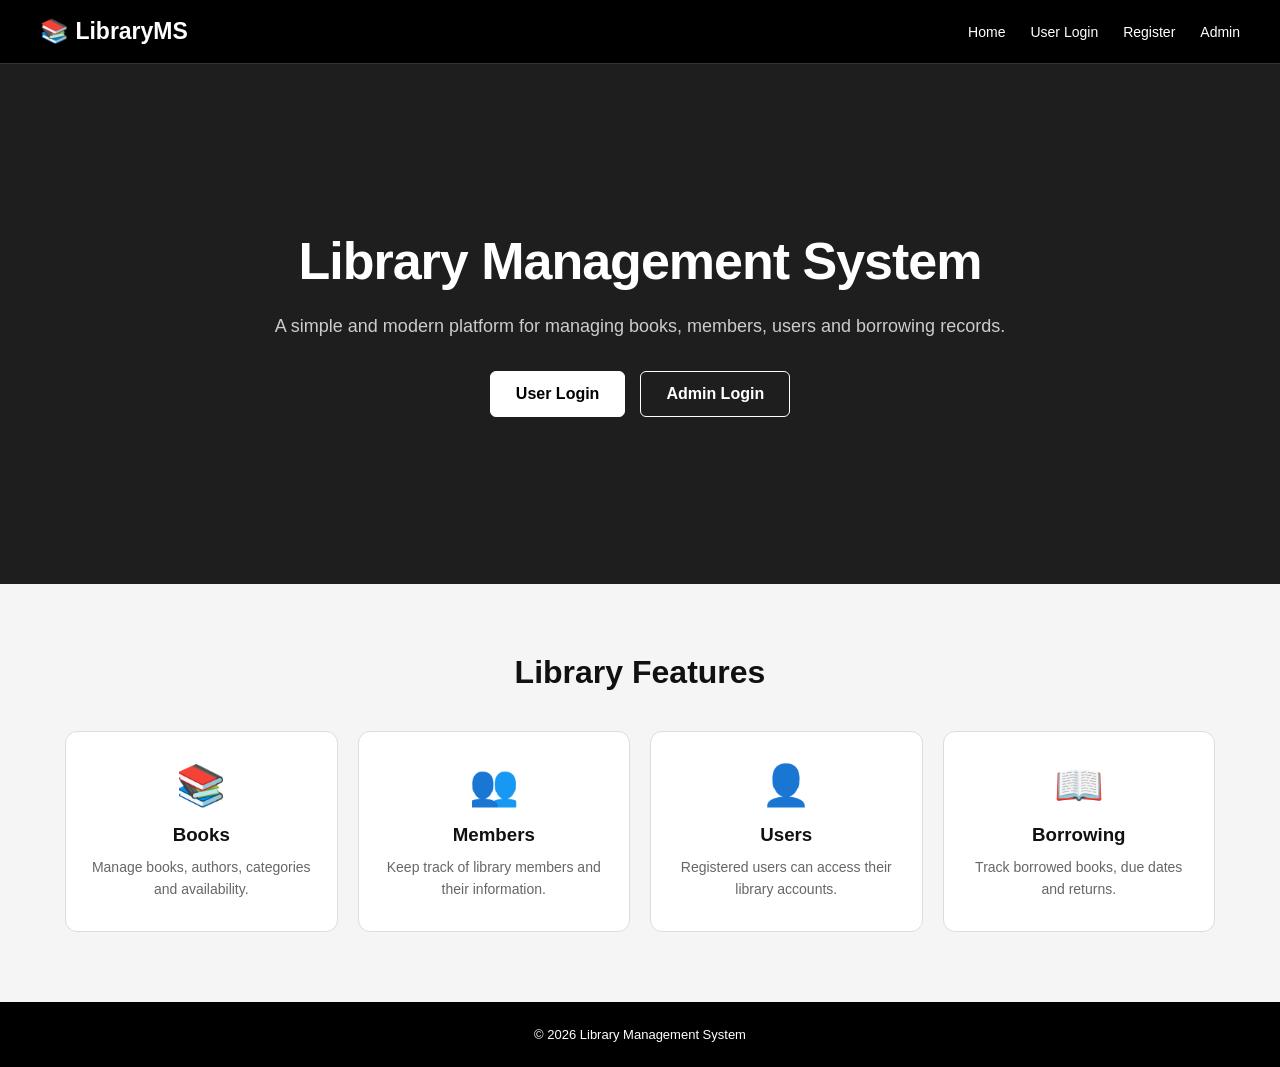
<file: src/main/resources/static/index.html>
<!DOCTYPE html>
<html lang="en">

<head>

    <meta charset="UTF-8">

    <meta name="viewport"
          content="width=device-width, initial-scale=1.0">

    <title>Library Management System</title>

    <link rel="stylesheet"
          href="./css/style.css">

</head>

<body>


<header class="navbar">

    <div class="logo">
        📚 LibraryMS
    </div>

    <nav>

        <a href="index.html">
            Home
        </a>

        <a href="user-login.html">
            User Login
        </a>

        <a href="user-register.html">
            Register
        </a>

        <a href="admin-login.html">
            Admin
        </a>

    </nav>

</header>


<main>


    <!-- HERO -->

    <section class="hero">

        <div class="hero-content">

            <h1>
                Library Management System
            </h1>

            <p>
                A simple and modern platform for managing
                books, members, users and borrowing records.
            </p>


            <div class="hero-buttons">

                <a
                        href="user-login.html"
                        class="btn primary">

                    User Login

                </a>


                <a
                        href="admin-login.html"
                        class="btn secondary">

                    Admin Login

                </a>

            </div>

        </div>

    </section>



    <!-- FEATURES -->

    <section class="features">

        <h2>
            Library Features
        </h2>


        <div class="feature-grid">


            <div class="feature-card">

                <div class="icon">
                    📚
                </div>

                <h3>
                    Books
                </h3>

                <p>
                    Manage books, authors,
                    categories and availability.
                </p>

            </div>


            <div class="feature-card">

                <div class="icon">
                    👥
                </div>

                <h3>
                    Members
                </h3>

                <p>
                    Keep track of library members
                    and their information.
                </p>

            </div>


            <div class="feature-card">

                <div class="icon">
                    👤
                </div>

                <h3>
                    Users
                </h3>

                <p>
                    Registered users can access
                    their library accounts.
                </p>

            </div>


            <div class="feature-card">

                <div class="icon">
                    📖
                </div>

                <h3>
                    Borrowing
                </h3>

                <p>
                    Track borrowed books,
                    due dates and returns.
                </p>

            </div>


        </div>

    </section>


</main>


<footer>

    <p>
        © 2026 Library Management System
    </p>

</footer>


</body>

</html>
</file>
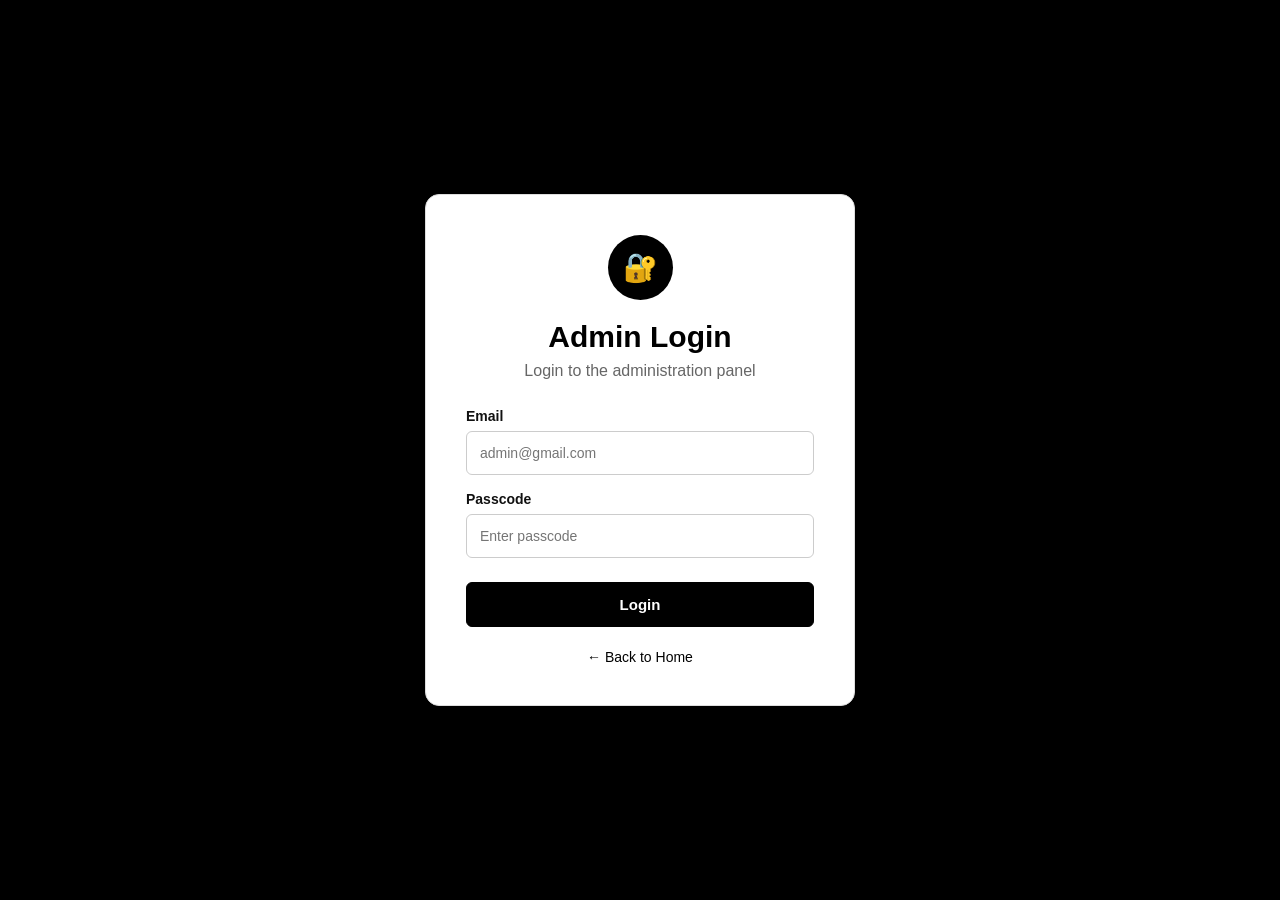
<file: src/main/resources/static/admin-login.html>
<!DOCTYPE html>
<html lang="en">

<head>

    <meta charset="UTF-8">

    <meta name="viewport"
          content="width=device-width, initial-scale=1.0">

    <title>Admin Login</title>

    <link rel="stylesheet" href="./css/admin.css">

</head>
<body>

<div class="login-container">

    <div class="login-card">

        <div class="login-icon">
            🔐
        </div>

        <h1>
            Admin Login
        </h1>

        <p class="subtitle">
            Login to the administration panel
        </p>

        <form id="adminLoginForm">

            <label>
                Email
            </label>

            <input
                    type="email"
                    id="email"
                    placeholder="admin@gmail.com"
                    required
            >

            <label>
                Passcode
            </label>

            <input
                    type="password"
                    id="passcode"
                    placeholder="Enter passcode"
                    required
            >

            <button type="submit">
                Login
            </button>

        </form>

        <p id="message"></p>

        <a href="index.html" class="back">
            ← Back to Home
        </a>

    </div>

</div>

<script src="./js/admin-login.js"></script>

</body>
</html>
</file>
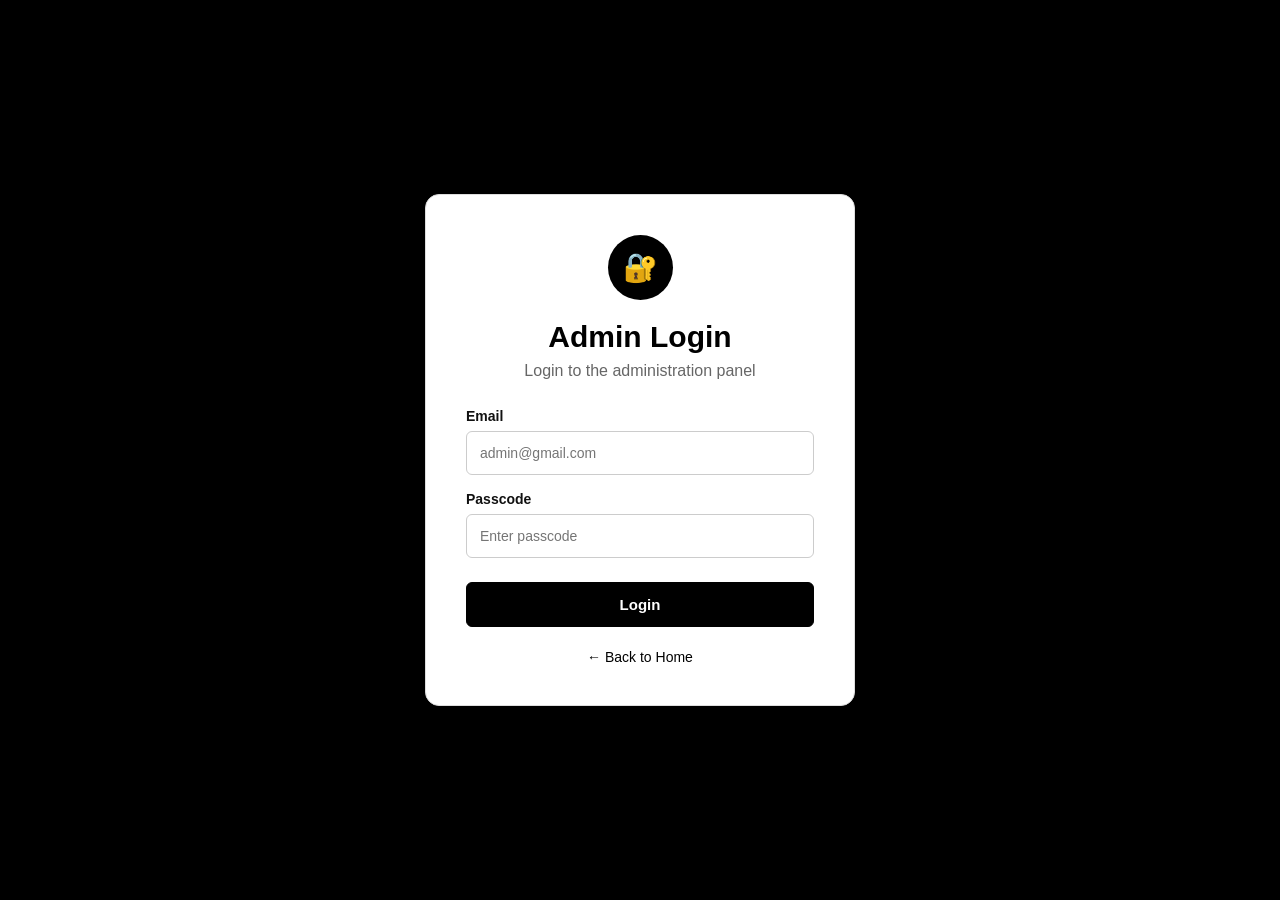
<file: src/main/resources/static/admin.dashboard.html>
<!DOCTYPE html>
<html lang="en">

<head>
    <meta charset="UTF-8">

    <meta name="viewport" content="width=device-width, initial-scale=1.0">

    <title>Admin Dashboard - Library Management</title>

    <!-- IMPORTANT -->
    <link rel="stylesheet" href="./css/admin.css">
</head>

<body>

<header class="dashboard-navbar">

    <div class="logo">
        📚 LibraryMS
    </div>

    <div class="admin-info">

        <span id="adminEmail">
            Admin
        </span>

        <button id="logoutBtn" class="logout-btn">
            Logout
        </button>

    </div>

</header>


<main class="dashboard-container">

    <div class="welcome">

        <h1>
            Admin Dashboard
        </h1>

        <p>
            Welcome, <span id="welcomeEmail">Admin</span>
        </p>

    </div>


    <div id="message" class="message"></div>


    <!-- QUICK ACCESS -->

    <div class="quick-access">

        <button
                class="access-card"
                onclick="showSection('booksSection')">

            <span class="access-icon">
                📚
            </span>

            <strong>
                Books
            </strong>

            <small>
                Manage library books
            </small>

        </button>


        <button
                class="access-card"
                onclick="showSection('membersSection')">

            <span class="access-icon">
                👥
            </span>

            <strong>
                Members
            </strong>

            <small>
                Manage members
            </small>

        </button>


        <button
                class="access-card"
                onclick="showSection('usersSection')">

            <span class="access-icon">
                👤
            </span>

            <strong>
                Registered Users
            </strong>

            <small>
                Manage user accounts
            </small>

        </button>


        <button
                class="access-card"
                onclick="showSection('borrowingsSection')">

            <span class="access-icon">
                📖
            </span>

            <strong>
                Borrowing Records
            </strong>

            <small>
                Track borrowed books
            </small>

        </button>

    </div>


    <!-- BOOKS -->

    <section
            id="booksSection"
            class="dashboard-section">

        <div class="section-header">

            <h2>
                📚 Books
            </h2>

            <button
                    class="add-btn"
                    onclick="openBookModal()">

                + Add Book

            </button>

        </div>


        <div class="table-container">

            <table>

                <thead>

                <tr>

                    <th>ID</th>
                    <th>Title</th>
                    <th>Author</th>
                    <th>ISBN</th>
                    <th>Category</th>
                    <th>Quantity</th>
                    <th>Available</th>
                    <th>Actions</th>

                </tr>

                </thead>

                <tbody id="booksTable">

                </tbody>

            </table>

        </div>

    </section>


    <!-- MEMBERS -->

    <section
            id="membersSection"
            class="dashboard-section">

        <div class="section-header">

            <h2>
                👥 Members
            </h2>

            <button
                    class="add-btn"
                    onclick="openMemberModal()">

                + Add Member

            </button>

        </div>


        <div class="table-container">

            <table>

                <thead>

                <tr>

                    <th>ID</th>
                    <th>Name</th>
                    <th>Email</th>
                    <th>Phone</th>
                    <th>Actions</th>

                </tr>

                </thead>

                <tbody id="membersTable">

                </tbody>

            </table>

        </div>

    </section>


    <!-- USERS -->

    <section
            id="usersSection"
            class="dashboard-section">

        <div class="section-header">

            <h2>
                👤 Registered Users
            </h2>

        </div>


        <div class="table-container">

            <table>

                <thead>

                <tr>

                    <th>ID</th>
                    <th>Name</th>
                    <th>Email</th>
                    <th>Role</th>
                    <th>Actions</th>

                </tr>

                </thead>

                <tbody id="usersTable">

                </tbody>

            </table>

        </div>

    </section>


    <!-- BORROWINGS -->

    <section
            id="borrowingsSection"
            class="dashboard-section">

        <div class="section-header">

            <h2>
                📖 Borrowing Records
            </h2>

            <button
                    class="add-btn"
                    onclick="updateOverdue()">

                Check Overdue

            </button>

        </div>


        <div class="table-container">

            <table>

                <thead>

                <tr>

                    <th>ID</th>
                    <th>Book</th>
                    <th>User</th>
                    <th>Member</th>
                    <th>Borrow Date</th>
                    <th>Due Date</th>
                    <th>Status</th>
                    <th>Actions</th>

                </tr>

                </thead>

                <tbody id="borrowingsTable">

                </tbody>

            </table>

        </div>

    </section>

</main>


<!-- BOOK MODAL -->

<div
        id="bookModal"
        class="modal">

    <div class="modal-content">

        <h2 id="bookModalTitle">
            Add Book
        </h2>

        <form id="bookForm">

            <input
                    type="hidden"
                    id="bookId">


            <label>
                Title
            </label>

            <input
                    type="text"
                    id="bookTitle"
                    required>


            <label>
                Author
            </label>

            <input
                    type="text"
                    id="bookAuthor"
                    required>


            <label>
                ISBN
            </label>

            <input
                    type="text"
                    id="bookIsbn">


            <label>
                Category
            </label>

            <input
                    type="text"
                    id="bookCategory">


            <label>
                Quantity
            </label>

            <input
                    type="number"
                    id="bookQuantity"
                    min="0"
                    required>


            <label>
                Available Quantity
            </label>

            <input
                    type="number"
                    id="bookAvailable"
                    min="0"
                    required>


            <div class="modal-buttons">

                <button type="submit">
                    Save Book
                </button>

                <button
                        type="button"
                        class="cancel-btn"
                        onclick="closeBookModal()">

                    Cancel

                </button>

            </div>

        </form>

    </div>

</div>


<!-- MEMBER MODAL -->

<div
        id="memberModal"
        class="modal">

    <div class="modal-content">

        <h2 id="memberModalTitle">
            Add Member
        </h2>

        <form id="memberForm">

            <input
                    type="hidden"
                    id="memberId">


            <label>
                Name
            </label>

            <input
                    type="text"
                    id="memberName"
                    required>


            <label>
                Email
            </label>

            <input
                    type="email"
                    id="memberEmail"
                    required>


            <label>
                Phone
            </label>

            <input
                    type="text"
                    id="memberPhone">


            <div class="modal-buttons">

                <button type="submit">
                    Save Member
                </button>

                <button
                        type="button"
                        class="cancel-btn"
                        onclick="closeMemberModal()">

                    Cancel

                </button>

            </div>

        </form>

    </div>

</div>


<script src="./js/admin-dashboard.js"></script>

</body>

</html>
</file>
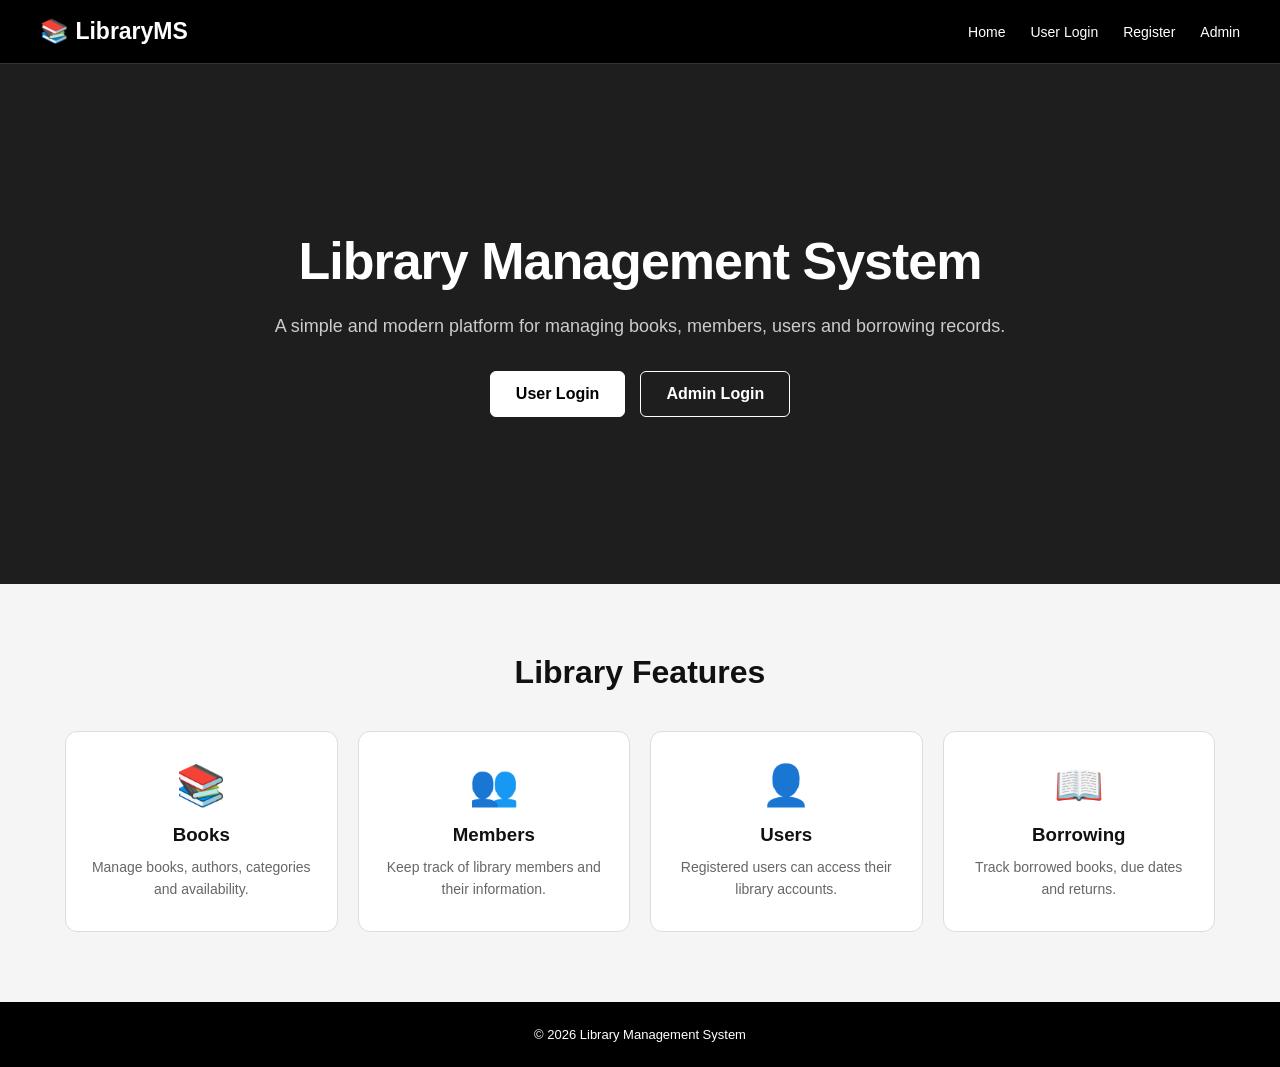
<file: src/main/resources/static/books.html>
<!DOCTYPE html>
<html lang="en">

<head>

    <meta charset="UTF-8">

    <meta
            name="viewport"
            content="width=device-width, initial-scale=1.0">

    <title>Books</title>



</head>

<body>

<div class="layout">

    <aside class="sidebar">

        <div class="sidebar-logo">
            📚 Library
        </div>

        <nav>

            <a href="admin.dashboard.html">
                🏠 Dashboard
            </a>

            <a
                    href="books.html"
                    class="active">

                📚 Books

            </a>

            <a href="members.html">
                👥 Members
            </a>

            <a href="borrowings.html">
                🔄 Borrowings
            </a>

            <a href="#" onclick="logout()">
                🚪 Logout
            </a>

        </nav>

    </aside>

    <main class="main">

        <header class="topbar">

            <div>

                <h1>Books</h1>

                <p>
                    Manage library books
                </p>

            </div>

            <button
                    class="btn primary"
                    onclick="openBookModal()">

                + Add Book

            </button>

        </header>

        <div class="toolbar">

            <input
                    type="text"
                    id="searchInput"
                    placeholder="Search books..."
                    oninput="searchBooks()">

        </div>

        <div class="table-container">

            <table>

                <thead>

                <tr>

                    <th>ID</th>
                    <th>Title</th>
                    <th>Author</th>
                    <th>ISBN</th>
                    <th>Category</th>
                    <th>Total</th>
                    <th>Available</th>
                    <th>Actions</th>

                </tr>

                </thead>

                <tbody id="booksTable"></tbody>

            </table>

        </div>

    </main>

</div>

<div class="modal" id="bookModal">

    <div class="modal-content">

        <span
                class="close"
                onclick="closeBookModal()">

            &times;

        </span>

        <h2 id="modalTitle">
            Add Book
        </h2>

        <form id="bookForm">

            <input
                    type="hidden"
                    id="bookId">

            <div class="form-group">

                <label>Title</label>

                <input
                        id="title"
                        required>

            </div>

            <div class="form-group">

                <label>Author</label>

                <input
                        id="author"
                        required>

            </div>

            <div class="form-group">

                <label>ISBN</label>

                <input id="isbn">

            </div>

            <div class="form-group">

                <label>Category</label>

                <input id="category">

            </div>

            <div class="form-group">

                <label>Quantity</label>

                <input
                        type="number"
                        id="quantity"
                        min="0"
                        required>

            </div>

            <button class="btn primary full">
                Save Book
            </button>

        </form>

    </div>

</div>

<script src="js/books.js"></script>

</body>
</html>
</file>
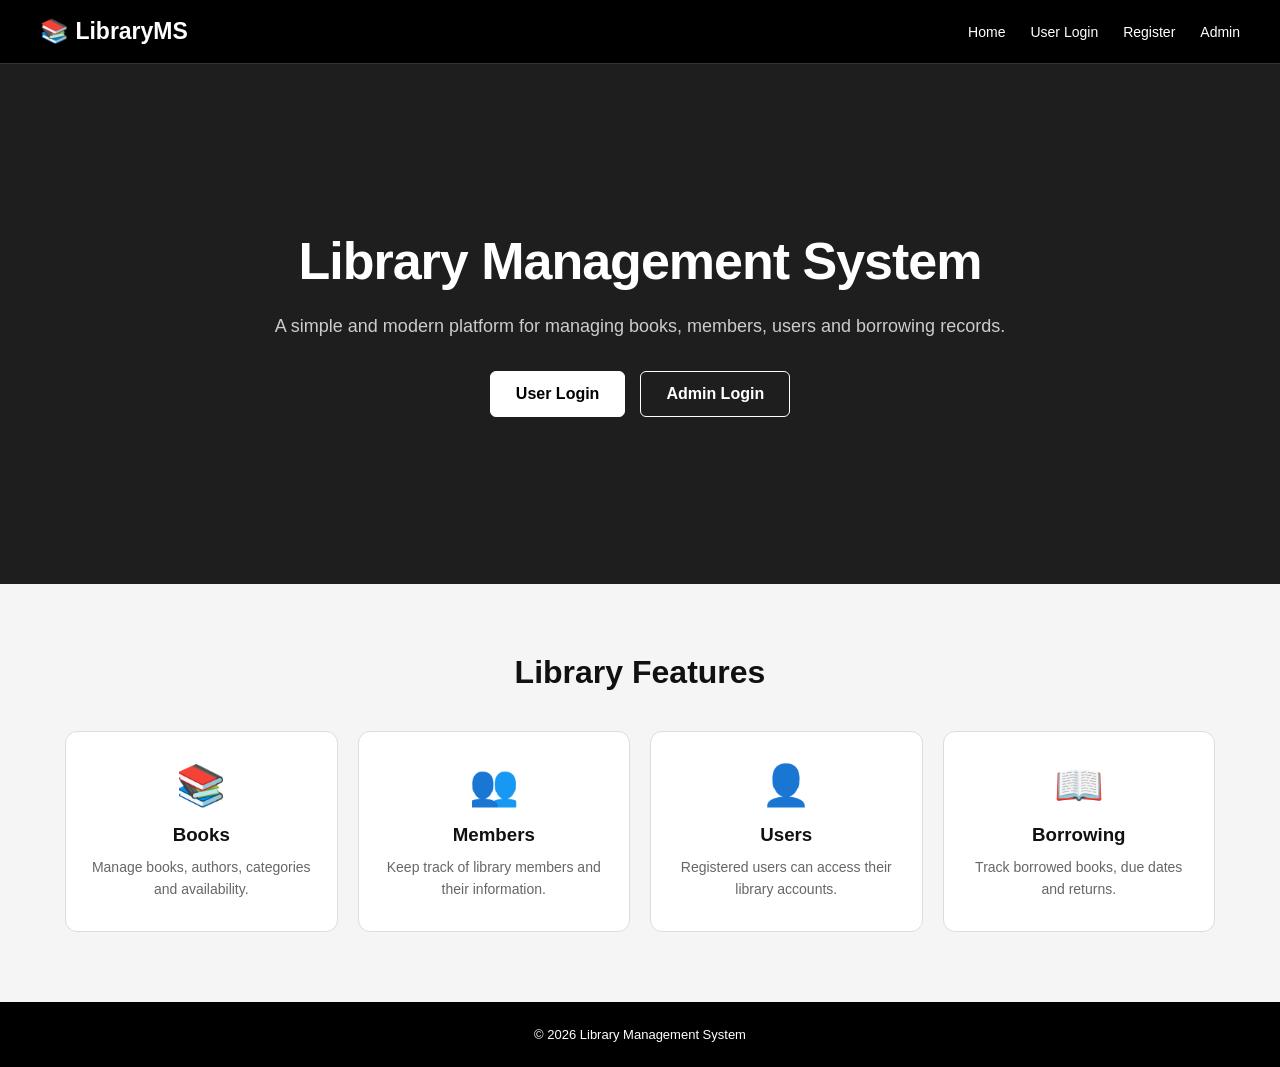
<file: src/main/resources/static/members.html>
<!DOCTYPE html>
<html lang="en">

<head>

    <meta charset="UTF-8">

    <meta
            name="viewport"
            content="width=device-width, initial-scale=1.0">

    <title>Members</title>

</head>

<body>

<div class="layout">

    <aside class="sidebar">

        <div class="sidebar-logo">
            📚 Library
        </div>

        <nav>

            <a href="admin.dashboard.html">
                🏠 Dashboard
            </a>

            <a href="books.html">
                📚 Books
            </a>

            <a
                    href="members.html"
                    class="active">

                👥 Members

            </a>

            <a href="borrowings.html">
                🔄 Borrowings
            </a>

            <a href="#" onclick="logout()">
                🚪 Logout
            </a>

        </nav>

    </aside>

    <main class="main">

        <header class="topbar">

            <div>

                <h1>Members</h1>

                <p>
                    Manage library members
                </p>

            </div>

            <button
                    class="btn primary"
                    onclick="openMemberModal()">

                + Add Member

            </button>

        </header>

        <div class="table-container">

            <table>

                <thead>

                <tr>

                    <th>ID</th>
                    <th>Name</th>
                    <th>Email</th>
                    <th>Phone</th>
                    <th>Address</th>
                    <th>Registered</th>
                    <th>Actions</th>

                </tr>

                </thead>

                <tbody id="membersTable"></tbody>

            </table>

        </div>

    </main>

</div>

<div class="modal" id="memberModal">

    <div class="modal-content">

        <span
                class="close"
                onclick="closeMemberModal()">

            &times;

        </span>

        <h2 id="memberModalTitle">
            Add Member
        </h2>

        <form id="memberForm">

            <input
                    type="hidden"
                    id="memberId">

            <div class="form-group">

                <label>Name</label>

                <input
                        id="memberName"
                        required>

            </div>

            <div class="form-group">

                <label>Email</label>

                <input
                        type="email"
                        id="memberEmail"
                        required>

            </div>

            <div class="form-group">

                <label>Phone</label>

                <input id="memberPhone">

            </div>

            <div class="form-group">

                <label>Address</label>

                <input id="memberAddress">

            </div>

            <button class="btn primary full">
                Save Member
            </button>

        </form>

    </div>

</div>

<script src="js/members.js"></script>

</body>
</html>
</file>
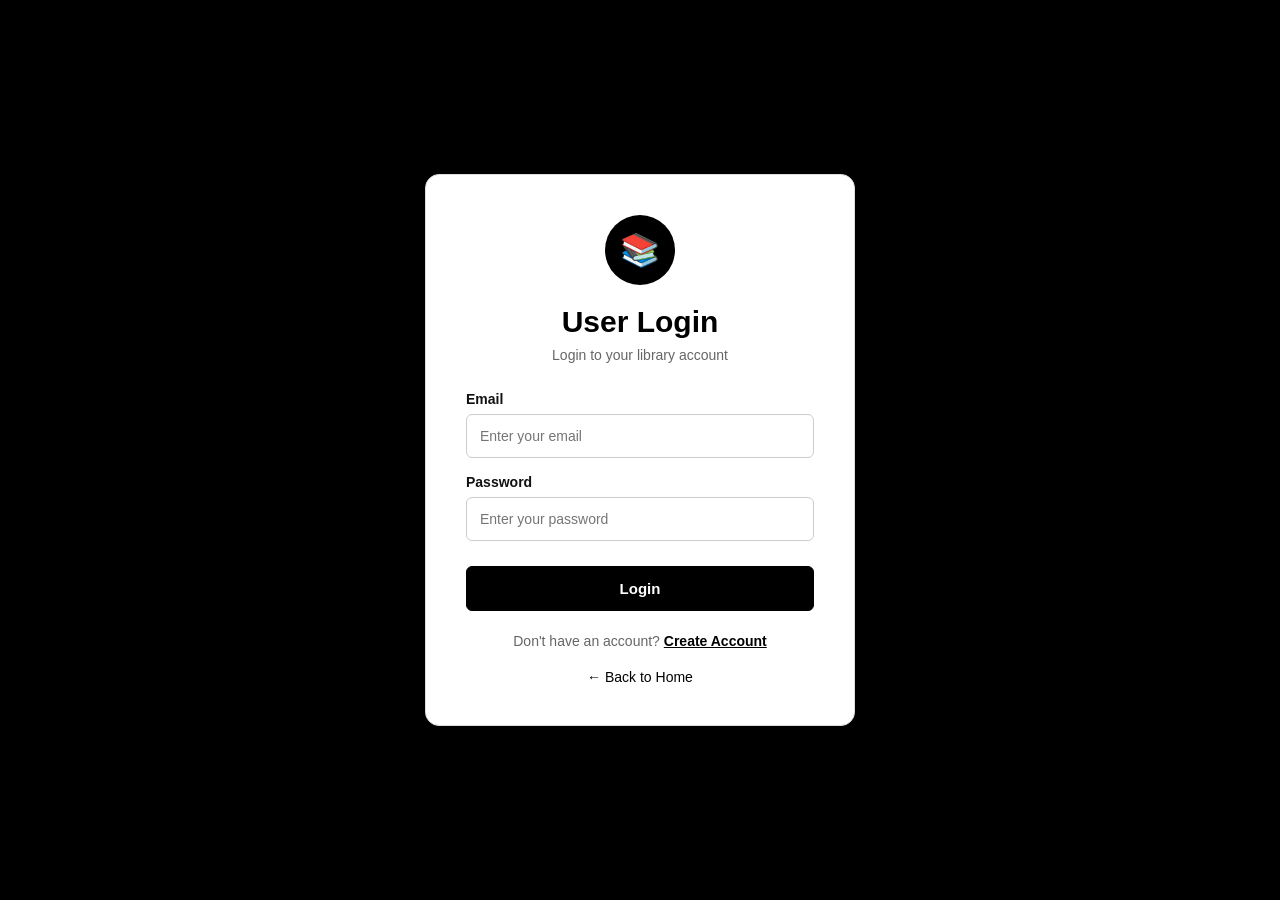
<file: src/main/resources/static/user-login.html>
<!DOCTYPE html>
<html lang="en">

<head>
    <meta charset="UTF-8">
    <meta name="viewport" content="width=device-width, initial-scale=1.0">

    <title>User Login - LibraryMS</title>

    <link rel="stylesheet" href="css/user.css">
</head>

<body>

<div class="auth-page">

    <div class="auth-card">

        <div class="auth-logo">
            📚
        </div>

        <h1>User Login</h1>

        <p class="auth-subtitle">
            Login to your library account
        </p>

        <form id="loginForm">

            <label for="email">
                Email
            </label>

            <input
                    type="email"
                    id="email"
                    placeholder="Enter your email"
                    required
            >

            <label for="password">
                Password
            </label>

            <input
                    type="password"
                    id="password"
                    placeholder="Enter your password"
                    required
            >

            <button type="submit">
                Login
            </button>

        </form>

        <p id="message"></p>

        <div class="auth-link">
            Don't have an account?
            <a href="user-register.html">
                Create Account
            </a>
        </div>

        <a href="index.html" class="back-home">
            ← Back to Home
        </a>

    </div>

</div>

<script src="js/user-login.js"></script>

</body>

</html>
</file>
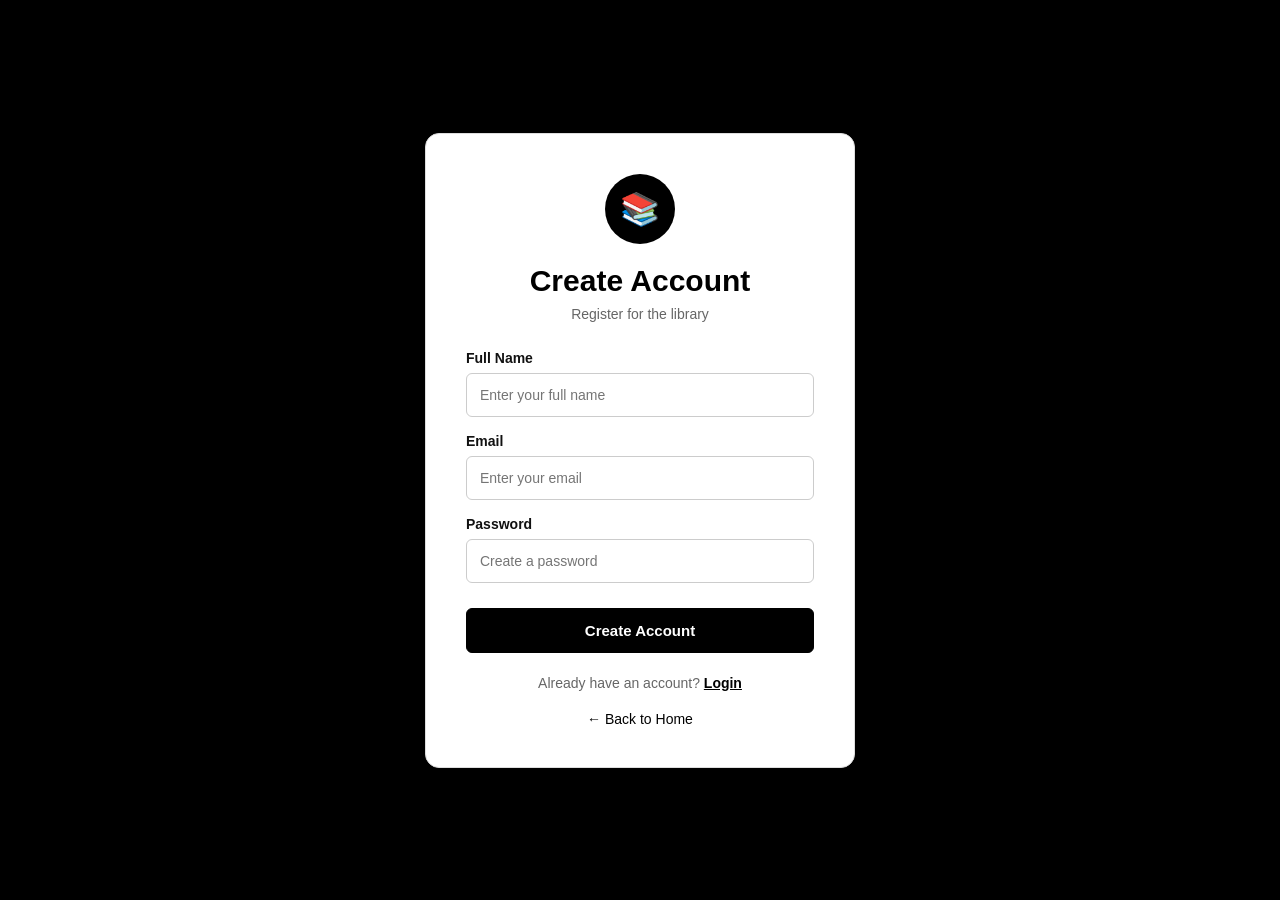
<file: src/main/resources/static/user-register.html>
<!DOCTYPE html>
<html lang="en">

<head>

    <meta charset="UTF-8">

    <meta name="viewport"
          content="width=device-width, initial-scale=1.0">

    <title>Create Account - LibraryMS</title>

    <link rel="stylesheet" href="css/user.css">

</head>

<body>

<div class="auth-page">

    <div class="auth-card">

        <div class="auth-logo">
            📚
        </div>

        <h1>
            Create Account
        </h1>

        <p class="auth-subtitle">
            Register for the library
        </p>


        <form id="registerForm">


            <label for="name">
                Full Name
            </label>

            <input
                    type="text"
                    id="name"
                    placeholder="Enter your full name"
                    required
            >


            <label for="email">
                Email
            </label>

            <input
                    type="email"
                    id="email"
                    placeholder="Enter your email"
                    required
            >


            <label for="password">
                Password
            </label>

            <input
                    type="password"
                    id="password"
                    placeholder="Create a password"
                    required
            >


            <button type="submit">
                Create Account
            </button>


        </form>


        <p id="message"></p>


        <div class="auth-link">

            Already have an account?

            <a href="user-login.html">
                Login
            </a>

        </div>


        <a href="index.html"
           class="back-home">

            ← Back to Home

        </a>


    </div>

</div>


<script src="js/user-register.js"></script>

</body>

</html>
</file>
<file: src/main/resources/static/css/style.css>
/* =========================================
   LIBRARY MANAGEMENT SYSTEM
   BLACK & WHITE THEME
========================================= */

* {
    box-sizing: border-box;
    margin: 0;
    padding: 0;
}

body {
    font-family: Arial, Helvetica, sans-serif;
    background: #f5f5f5;
    color: #111;
    min-height: 100vh;
}


/* =========================================
   NAVBAR
========================================= */

.navbar {
    width: 100%;

    background: #000;

    color: #fff;

    padding: 18px 40px;

    display: flex;

    justify-content: space-between;

    align-items: center;

    border-bottom: 1px solid #333;
}

.logo {
    font-size: 23px;

    font-weight: 700;
}

.navbar nav {
    display: flex;

    gap: 25px;
}

.navbar nav a {
    color: #fff;

    text-decoration: none;

    font-size: 14px;

    transition: 0.2s;
}

.navbar nav a:hover {
    color: #aaa;
}


/* =========================================
   HERO
========================================= */

.hero {
    min-height: 520px;

    display: flex;

    align-items: center;

    justify-content: center;

    text-align: center;

    background:
            linear-gradient(
                    rgba(0, 0, 0, 0.88),
                    rgba(0, 0, 0, 0.88)
            );

    color: #fff;

    padding: 50px 20px;
}

.hero-content {
    max-width: 750px;
}

.hero h1 {
    font-size: 52px;

    margin-bottom: 20px;

    letter-spacing: -1px;
}

.hero p {
    font-size: 18px;

    color: #ccc;

    line-height: 1.7;

    margin-bottom: 30px;
}


/* =========================================
   HERO BUTTONS
========================================= */

.hero-buttons {
    display: flex;

    justify-content: center;

    gap: 15px;

    flex-wrap: wrap;
}

.btn {
    display: inline-block;

    padding: 13px 25px;

    border-radius: 6px;

    text-decoration: none;

    font-weight: 600;

    transition: 0.2s;
}

.btn.primary {
    background: #fff;

    color: #000;

    border: 1px solid #fff;
}

.btn.primary:hover {
    background: #000;

    color: #fff;
}

.btn.secondary {
    background: transparent;

    color: #fff;

    border: 1px solid #fff;
}

.btn.secondary:hover {
    background: #fff;

    color: #000;
}


/* =========================================
   FEATURES
========================================= */

.features {
    max-width: 1200px;

    margin: auto;

    padding: 70px 25px;
}

.features h2 {
    text-align: center;

    font-size: 32px;

    margin-bottom: 40px;
}


/* =========================================
   FEATURE GRID
========================================= */

.feature-grid {
    display: grid;

    grid-template-columns:
        repeat(4, 1fr);

    gap: 20px;
}

.feature-card {
    background: #fff;

    border: 1px solid #ddd;

    border-radius: 12px;

    padding: 30px 20px;

    text-align: center;

    transition: 0.25s;
}

.feature-card:hover {
    background: #000;

    color: #fff;

    transform: translateY(-5px);

    box-shadow:
            0 10px 30px
            rgba(0, 0, 0, 0.15);
}

.feature-card .icon {
    font-size: 40px;

    margin-bottom: 15px;
}

.feature-card h3 {
    margin-bottom: 10px;
}

.feature-card p {
    color: #666;

    line-height: 1.6;

    font-size: 14px;
}

.feature-card:hover p {
    color: #ccc;
}


/* =========================================
   LOGIN CONTAINER
========================================= */

.login-container {
    min-height: 100vh;

    display: flex;

    justify-content: center;

    align-items: center;

    padding: 25px;

    background: #000;
}


/* =========================================
   LOGIN CARD
========================================= */

.login-card {
    width: 100%;

    max-width: 430px;

    background: #fff;

    padding: 40px;

    border-radius: 12px;

    border: 1px solid #ddd;

    box-shadow:
            0 20px 50px
            rgba(0, 0, 0, 0.3);
}

.login-card h1 {
    text-align: center;

    font-size: 28px;

    margin-bottom: 8px;
}

.login-card > p {
    text-align: center;

    color: #666;

    margin-bottom: 25px;
}


/* =========================================
   FORMS
========================================= */

.login-card label {
    display: block;

    margin: 15px 0 7px;

    font-size: 14px;

    font-weight: 600;
}

.login-card input {
    width: 100%;

    padding: 13px;

    border: 1px solid #ccc;

    border-radius: 6px;

    outline: none;

    font-size: 14px;

    background: #fff;

    color: #000;
}

.login-card input:focus {
    border-color: #000;

    box-shadow:
            0 0 0 2px #eee;
}


/* =========================================
   FORM BUTTON
========================================= */

.login-card button {
    width: 100%;

    margin-top: 25px;

    padding: 13px;

    border: 1px solid #000;

    border-radius: 6px;

    background: #000;

    color: #fff;

    font-size: 15px;

    font-weight: 600;

    cursor: pointer;

    transition: 0.2s;
}

.login-card button:hover {
    background: #fff;

    color: #000;
}


/* =========================================
   MESSAGES
========================================= */

#message {
    text-align: center;

    margin-top: 18px;

    font-weight: 600;
}

.success {
    color: #000;
}

.error {
    color: #555;
}


/* =========================================
   REGISTER LINK
========================================= */

.register-link {
    margin-top: 20px !important;

    margin-bottom: 0 !important;

    font-size: 14px;
}

.register-link a {
    color: #000;

    font-weight: bold;

    text-decoration: underline;
}


/* =========================================
   FOOTER
========================================= */

footer {
    background: #000;

    color: #fff;

    text-align: center;

    padding: 25px;

    font-size: 13px;
}


/* =========================================
   MOBILE
========================================= */

@media (max-width: 900px) {

    .feature-grid {
        grid-template-columns:
            repeat(2, 1fr);
    }

}

@media (max-width: 600px) {

    .navbar {
        padding: 15px 18px;

        flex-direction: column;

        gap: 15px;
    }

    .navbar nav {
        gap: 15px;

        flex-wrap: wrap;

        justify-content: center;
    }

    .hero {
        min-height: 450px;
    }

    .hero h1 {
        font-size: 36px;
    }

    .hero p {
        font-size: 15px;
    }

    .feature-grid {
        grid-template-columns: 1fr;
    }

    .login-card {
        padding: 30px 22px;
    }

}
</file>
<file: src/main/resources/static/css/admin.css>
/* =========================================
   LIBRARY MANAGEMENT SYSTEM
   BLACK & WHITE ADMIN THEME
========================================= */

* {
    box-sizing: border-box;
    margin: 0;
    padding: 0;
}

body {
    font-family: Arial, Helvetica, sans-serif;
    background: #f5f5f5;
    color: #111;
    min-height: 100vh;
}


/* =========================================
   NAVBAR
========================================= */

.dashboard-navbar {
    width: 100%;
    background: #000;
    color: #fff;

    padding: 18px 40px;

    display: flex;
    justify-content: space-between;
    align-items: center;

    border-bottom: 1px solid #333;
}

.logo {
    font-size: 23px;
    font-weight: 700;
    letter-spacing: 0.5px;
}

.admin-info {
    display: flex;
    align-items: center;
    gap: 18px;

    font-size: 14px;
}


/* =========================================
   LOGOUT
========================================= */

.logout-btn {
    width: auto;
    margin: 0;

    padding: 9px 18px;

    background: #fff;
    color: #000;

    border: 1px solid #fff;
    border-radius: 6px;

    font-weight: 600;

    cursor: pointer;

    transition: 0.2s;
}

.logout-btn:hover {
    background: #000;
    color: #fff;
}


/* =========================================
   DASHBOARD
========================================= */

.dashboard-container {
    max-width: 1450px;

    margin: auto;

    padding: 40px 30px;
}

.welcome {
    margin-bottom: 30px;
}

.welcome h1 {
    font-size: 34px;

    color: #000;

    margin-bottom: 8px;

    font-weight: 700;
}

.welcome p {
    color: #666;

    font-size: 15px;
}


/* =========================================
   MESSAGE
========================================= */

.message {
    display: none;

    padding: 13px 16px;

    margin-bottom: 20px;

    border-radius: 7px;

    border: 1px solid #ddd;
}

.message.success {
    display: block;

    background: #fff;

    color: #000;

    border-left: 4px solid #000;
}

.message.error {
    display: block;

    background: #111;

    color: #fff;

    border-left: 4px solid #fff;
}


/* =========================================
   QUICK ACCESS
========================================= */

.quick-access {
    display: grid;

    grid-template-columns: repeat(4, 1fr);

    gap: 20px;

    margin-bottom: 35px;
}


/* =========================================
   ACCESS CARDS
========================================= */

.access-card {
    background: #fff;

    color: #000;

    border: 1px solid #ddd;

    border-radius: 12px;

    padding: 30px 20px;

    text-align: center;

    cursor: pointer;

    box-shadow: 0 5px 20px rgba(0, 0, 0, 0.06);

    transition:
            transform 0.2s,
            box-shadow 0.2s,
            background 0.2s;
}

.access-card:hover {
    background: #000;

    color: #fff;

    transform: translateY(-5px);

    box-shadow: 0 12px 30px rgba(0, 0, 0, 0.18);
}

.access-icon {
    display: block;

    font-size: 42px;

    margin-bottom: 15px;
}

.access-card strong {
    display: block;

    font-size: 18px;

    margin-bottom: 7px;
}

.access-card small {
    color: #777;

    font-size: 13px;
}

.access-card:hover small {
    color: #ccc;
}


/* =========================================
   DASHBOARD SECTIONS
========================================= */

.dashboard-section {
    display: none;

    background: #fff;

    padding: 28px;

    margin-bottom: 25px;

    border: 1px solid #ddd;

    border-radius: 12px;

    box-shadow: 0 5px 20px rgba(0, 0, 0, 0.05);
}

.dashboard-section.active {
    display: block;
}


/* =========================================
   SECTION HEADER
========================================= */

.section-header {
    display: flex;

    justify-content: space-between;

    align-items: center;

    margin-bottom: 22px;

    padding-bottom: 15px;

    border-bottom: 1px solid #eee;
}

.section-header h2 {
    font-size: 22px;

    color: #000;
}


/* =========================================
   ADD BUTTON
========================================= */

.add-btn {
    width: auto;

    margin: 0;

    padding: 10px 18px;

    border: 1px solid #000;

    border-radius: 6px;

    background: #000;

    color: #fff;

    font-weight: 600;

    cursor: pointer;

    transition: 0.2s;
}

.add-btn:hover {
    background: #fff;

    color: #000;
}


/* =========================================
   TABLE
========================================= */

.table-container {
    width: 100%;

    overflow-x: auto;
}

table {
    width: 100%;

    border-collapse: collapse;

    min-width: 700px;
}

thead {
    background: #000;

    color: #fff;
}

th {
    padding: 14px;

    text-align: left;

    font-size: 13px;

    font-weight: 600;

    letter-spacing: 0.3px;
}

td {
    padding: 14px;

    text-align: left;

    border-bottom: 1px solid #eee;

    font-size: 14px;
}

tbody tr {
    transition: 0.15s;
}

tbody tr:hover {
    background: #f5f5f5;
}


/* =========================================
   ACTION BUTTONS
========================================= */

.action-btn {
    width: auto;

    margin: 0 5px 5px 0;

    padding: 7px 12px;

    border-radius: 5px;

    font-size: 12px;

    font-weight: 600;

    cursor: pointer;

    border: 1px solid #000;

    background: #fff;

    color: #000;
}

.action-btn:hover {
    background: #000;

    color: #fff;
}


/* =========================================
   DELETE
========================================= */

.delete-btn {
    background: #000;

    color: #fff;

    border-color: #000;
}

.delete-btn:hover {
    background: #fff;

    color: #000;
}


/* =========================================
   EDIT
========================================= */

.edit-btn {
    background: #fff;

    color: #000;

    border-color: #000;
}

.edit-btn:hover {
    background: #000;

    color: #fff;
}


/* =========================================
   RETURN
========================================= */

.return-btn {
    background: #000;

    color: #fff;

    border-color: #000;
}

.return-btn:hover {
    background: #fff;

    color: #000;
}


/* =========================================
   STATUS
========================================= */

.status {
    display: inline-block;

    padding: 5px 10px;

    border-radius: 20px;

    font-size: 11px;

    font-weight: 700;

    border: 1px solid #000;
}

.status.BORROWED {
    background: #fff;

    color: #000;
}

.status.RETURNED {
    background: #000;

    color: #fff;
}

.status.OVERDUE {
    background: #111;

    color: #fff;
}


/* =========================================
   EMPTY TABLE
========================================= */

.empty {
    text-align: center;

    padding: 30px;

    color: #777;
}


/* =========================================
   MODAL
========================================= */

.modal {
    display: none;

    position: fixed;

    inset: 0;

    background: rgba(0, 0, 0, 0.7);

    justify-content: center;

    align-items: center;

    padding: 20px;

    z-index: 1000;
}

.modal.show {
    display: flex;
}

.modal-content {
    background: #fff;

    width: 100%;

    max-width: 500px;

    max-height: 90vh;

    overflow-y: auto;

    padding: 32px;

    border-radius: 12px;

    border: 1px solid #000;

    box-shadow: 0 20px 50px rgba(0, 0, 0, 0.3);
}

.modal-content h2 {
    margin-bottom: 20px;

    color: #000;
}

.modal-content label {
    display: block;

    margin: 13px 0 7px;

    font-size: 14px;

    font-weight: 600;
}

.modal-content input {
    width: 100%;

    padding: 12px;

    border: 1px solid #ccc;

    border-radius: 6px;

    outline: none;

    font-size: 14px;

    color: #000;

    background: #fff;
}

.modal-content input:focus {
    border-color: #000;

    box-shadow: 0 0 0 2px #eee;
}

.modal-buttons {
    display: flex;

    gap: 10px;

    margin-top: 22px;
}

.modal-buttons button {
    flex: 1;

    padding: 12px;

    border: 1px solid #000;

    border-radius: 6px;

    background: #000;

    color: #fff;

    cursor: pointer;

    font-weight: 600;
}

.modal-buttons button:hover {
    background: #fff;

    color: #000;
}

.modal-buttons .cancel-btn {
    background: #fff !important;

    color: #000 !important;
}

.modal-buttons .cancel-btn:hover {
    background: #000 !important;

    color: #fff !important;
}


/* =========================================
   MOBILE
========================================= */

@media (max-width: 1000px) {

    .quick-access {
        grid-template-columns: repeat(2, 1fr);
    }

}

@media (max-width: 600px) {

    .dashboard-navbar {
        padding: 15px 18px;

        flex-direction: column;

        align-items: flex-start;
    }

    .admin-info {
        width: 100%;

        justify-content: space-between;
    }

    .dashboard-container {
        padding: 25px 15px;
    }

    .quick-access {
        grid-template-columns: 1fr;
    }

    .dashboard-section {
        padding: 18px;
    }

    .section-header {
        flex-direction: column;

        align-items: flex-start;

        gap: 12px;
    }

}
/* =========================================
   ADMIN LOGIN PAGE
========================================= */

.login-container {
    min-height: 100vh;

    display: flex;

    justify-content: center;

    align-items: center;

    padding: 20px;

    background: #000;
}

.login-card {
    width: 100%;

    max-width: 430px;

    background: #fff;

    padding: 40px;

    border-radius: 14px;

    border: 1px solid #ddd;

    box-shadow: 0 20px 60px rgba(0, 0, 0, 0.35);
}

.login-icon {
    width: 65px;

    height: 65px;

    margin: 0 auto 20px;

    display: flex;

    justify-content: center;

    align-items: center;

    background: #000;

    color: #fff;

    border-radius: 50%;

    font-size: 28px;
}

.login-card h1 {
    text-align: center;

    color: #000;

    font-size: 30px;

    margin-bottom: 8px;
}

.login-card .subtitle {
    text-align: center;

    color: #666;

    margin-bottom: 28px;
}

.login-card label {
    display: block;

    margin: 16px 0 7px;

    font-size: 14px;

    font-weight: 600;

    color: #111;
}

.login-card input {
    display: block;

    width: 100%;

    padding: 13px;

    border: 1px solid #ccc;

    border-radius: 6px;

    outline: none;

    font-size: 14px;

    background: #fff;

    color: #000;
}

.login-card input:focus {
    border-color: #000;

    box-shadow: 0 0 0 2px #eee;
}

.login-card button {
    display: block;

    width: 100%;

    margin-top: 24px;

    padding: 13px;

    background: #000;

    color: #fff;

    border: 1px solid #000;

    border-radius: 6px;

    font-size: 15px;

    font-weight: 600;

    cursor: pointer;

    transition: 0.2s;
}

.login-card button:hover {
    background: #fff;

    color: #000;
}

#message {
    text-align: center;

    margin-top: 18px;

    font-size: 14px;

    font-weight: 600;
}

.success {
    color: #000;
}

.error {
    color: #555;
}

.back {
    display: block;

    text-align: center;

    margin-top: 22px;

    color: #000;

    text-decoration: none;

    font-size: 14px;
}

.back:hover {
    text-decoration: underline;
}


/* =========================================
   ADMIN LOGIN MOBILE
========================================= */

@media (max-width: 500px) {

    .login-card {
        padding: 30px 22px;
    }

    .login-card h1 {
        font-size: 25px;
    }

}
</file>
<file: src/main/resources/static/css/user.css>
/* =========================================
   USER DASHBOARD
   BLACK & WHITE THEME
========================================= */

* {
    box-sizing: border-box;
    margin: 0;
    padding: 0;
}

body {
    font-family: Arial, Helvetica, sans-serif;

    background: #f5f5f5;

    color: #111;

    min-height: 100vh;
}


/* =========================================
   NAVBAR
========================================= */

.user-navbar {

    background: #000;

    color: #fff;

    padding: 18px 40px;

    display: flex;

    justify-content: space-between;

    align-items: center;

    border-bottom: 1px solid #333;
}

.user-logo {

    font-size: 23px;

    font-weight: bold;
}

.user-nav-right {

    display: flex;

    align-items: center;

    gap: 20px;

    font-size: 14px;
}


/* =========================================
   LOGOUT
========================================= */

#logoutBtn {

    background: #fff;

    color: #000;

    border: 1px solid #fff;

    border-radius: 6px;

    padding: 9px 18px;

    font-weight: bold;

    cursor: pointer;
}

#logoutBtn:hover {

    background: #000;

    color: #fff;
}


/* =========================================
   CONTAINER
========================================= */

.user-container {

    max-width: 1400px;

    margin: auto;

    padding: 40px 30px;
}


/* =========================================
   WELCOME
========================================= */

.welcome-section {

    margin-bottom: 30px;
}

.welcome-section h1 {

    font-size: 35px;

    margin-bottom: 8px;
}

.welcome-section p {

    color: #666;
}


/* =========================================
   MESSAGE
========================================= */

.message {

    display: none;

    padding: 13px 16px;

    margin-bottom: 20px;

    border-radius: 6px;

    border: 1px solid #ddd;
}

.message.success {

    display: block;

    background: #fff;

    color: #000;

    border-left: 4px solid #000;
}

.message.error {

    display: block;

    background: #000;

    color: #fff;
}


/* =========================================
   QUICK ACCESS
========================================= */

.quick-access {

    display: grid;

    grid-template-columns:
        repeat(3, 1fr);

    gap: 20px;

    margin-bottom: 35px;
}


/* =========================================
   USER CARDS
========================================= */

.user-card {

    background: #fff;

    border: 1px solid #ddd;

    border-radius: 12px;

    padding: 30px 20px;

    text-align: center;

    cursor: pointer;

    transition: 0.25s;

    box-shadow:
            0 5px 20px
            rgba(0,0,0,0.06);
}

.user-card:hover {

    background: #000;

    color: #fff;

    transform: translateY(-5px);

    box-shadow:
            0 12px 30px
            rgba(0,0,0,0.18);
}

.card-icon {

    font-size: 42px;

    margin-bottom: 15px;
}

.user-card h2 {

    font-size: 19px;

    margin-bottom: 8px;
}

.user-card p {

    color: #777;

    font-size: 13px;
}

.user-card:hover p {

    color: #ccc;
}


/* =========================================
   SECTIONS
========================================= */

.user-section {

    display: none;

    background: #fff;

    border: 1px solid #ddd;

    border-radius: 12px;

    padding: 28px;

    margin-bottom: 25px;

    box-shadow:
            0 5px 20px
            rgba(0,0,0,0.05);
}

.user-section.active {

    display: block;
}


/* =========================================
   SECTION HEADER
========================================= */

.section-header {

    margin-bottom: 22px;

    padding-bottom: 15px;

    border-bottom: 1px solid #eee;
}

.section-header h2 {

    font-size: 22px;

    margin-bottom: 5px;
}

.section-header p {

    color: #777;

    font-size: 13px;
}


/* =========================================
   TABLE
========================================= */

.table-container {

    width: 100%;

    overflow-x: auto;
}

table {

    width: 100%;

    border-collapse: collapse;

    min-width: 700px;
}

thead {

    background: #000;

    color: #fff;
}

th {

    padding: 14px;

    text-align: left;

    font-size: 13px;
}

td {

    padding: 14px;

    border-bottom: 1px solid #eee;

    font-size: 14px;
}

tbody tr:hover {

    background: #f5f5f5;
}


/* =========================================
   BORROW BUTTON
========================================= */

.borrow-btn {

    padding: 8px 14px;

    background: #000;

    color: #fff;

    border: 1px solid #000;

    border-radius: 5px;

    cursor: pointer;

    font-weight: bold;
}

.borrow-btn:hover {

    background: #fff;

    color: #000;
}


/* =========================================
   RETURN BUTTON
========================================= */

.return-btn {

    padding: 8px 14px;

    background: #fff;

    color: #000;

    border: 1px solid #000;

    border-radius: 5px;

    cursor: pointer;

    font-weight: bold;
}

.return-btn:hover {

    background: #000;

    color: #fff;
}


/* =========================================
   AVAILABILITY
========================================= */

.available {

    font-weight: bold;

    color: #000;
}

.unavailable {

    color: #777;

    font-weight: bold;
}


/* =========================================
   STATUS
========================================= */

.status {

    display: inline-block;

    padding: 5px 10px;

    border-radius: 20px;

    border: 1px solid #000;

    font-size: 11px;

    font-weight: bold;
}

.status.BORROWED {

    background: #fff;

    color: #000;
}

.status.RETURNED {

    background: #000;

    color: #fff;
}

.status.OVERDUE {

    background: #111;

    color: #fff;
}


/* =========================================
   EMPTY
========================================= */

.empty {

    text-align: center;

    padding: 30px;

    color: #777;
}


/* =========================================
   PROFILE
========================================= */

.profile-card {

    max-width: 650px;

    border: 1px solid #ddd;

    border-radius: 8px;

    overflow: hidden;
}

.profile-row {

    display: flex;

    justify-content: space-between;

    padding: 18px;

    border-bottom: 1px solid #eee;
}

.profile-row:last-child {

    border-bottom: none;
}

.profile-row span {

    color: #777;
}

.profile-row strong {

    color: #000;
}


/* =========================================
   FOOTER
========================================= */

footer {

    background: #000;

    color: #fff;

    text-align: center;

    padding: 25px;

    font-size: 13px;
}


/* =========================================
   MOBILE
========================================= */

@media (max-width: 800px) {

    .quick-access {

        grid-template-columns: 1fr;

    }

    .user-navbar {

        padding: 15px 20px;

        flex-direction: column;

        gap: 15px;

        align-items: flex-start;
    }

    .user-nav-right {

        width: 100%;

        justify-content: space-between;
    }

}

@media (max-width: 500px) {

    .user-container {

        padding: 25px 15px;

    }

    .user-section {

        padding: 18px;

    }

    .welcome-section h1 {

        font-size: 28px;

    }

    .profile-row {

        flex-direction: column;

        gap: 6px;

    }

}

/* =========================================
   USER LOGIN / REGISTER
========================================= */

.auth-page {

    min-height: 100vh;

    background: #000;

    display: flex;

    justify-content: center;

    align-items: center;

    padding: 25px;
}


.auth-card {

    width: 100%;

    max-width: 430px;

    background: #fff;

    padding: 40px;

    border-radius: 14px;

    border: 1px solid #ddd;

    box-shadow:
            0 20px 60px
            rgba(0, 0, 0, 0.4);
}


/* LOGO */

.auth-logo {

    width: 70px;

    height: 70px;

    margin: 0 auto 20px;

    background: #000;

    color: #fff;

    border-radius: 50%;

    display: flex;

    justify-content: center;

    align-items: center;

    font-size: 32px;
}


/* TITLE */

.auth-card h1 {

    text-align: center;

    font-size: 30px;

    color: #000;

    margin-bottom: 8px;
}


.auth-subtitle {

    text-align: center;

    color: #666;

    font-size: 14px;

    margin-bottom: 28px;
}


/* LABELS */

.auth-card label {

    display: block;

    margin: 16px 0 7px;

    color: #111;

    font-size: 14px;

    font-weight: 600;
}


/* INPUTS */

.auth-card input {

    display: block;

    width: 100%;

    padding: 13px;

    background: #fff;

    color: #000;

    border: 1px solid #ccc;

    border-radius: 6px;

    outline: none;

    font-size: 14px;

    transition: 0.2s;
}


.auth-card input:focus {

    border-color: #000;

    box-shadow:
            0 0 0 2px #eee;
}


/* BUTTON */

.auth-card button {

    width: 100%;

    margin-top: 25px;

    padding: 13px;

    background: #000;

    color: #fff;

    border: 1px solid #000;

    border-radius: 6px;

    font-size: 15px;

    font-weight: bold;

    cursor: pointer;

    transition: 0.2s;
}


.auth-card button:hover {

    background: #fff;

    color: #000;
}


/* MESSAGE */

#message {

    text-align: center;

    margin-top: 18px;

    font-size: 14px;

    font-weight: 600;
}


/* LINKS */

.auth-link {

    text-align: center;

    margin-top: 22px;

    color: #666;

    font-size: 14px;
}


.auth-link a {

    color: #000;

    font-weight: bold;

    text-decoration: underline;
}


.auth-link a:hover {

    color: #555;
}


/* BACK HOME */

.back-home {

    display: block;

    text-align: center;

    margin-top: 20px;

    color: #000;

    text-decoration: none;

    font-size: 14px;
}


.back-home:hover {

    text-decoration: underline;
}


/* =========================================
   MOBILE
========================================= */

@media (max-width: 500px) {

    .auth-page {

        padding: 15px;

    }

    .auth-card {

        padding: 30px 22px;

    }

    .auth-card h1 {

        font-size: 25px;

    }

}
</file>
